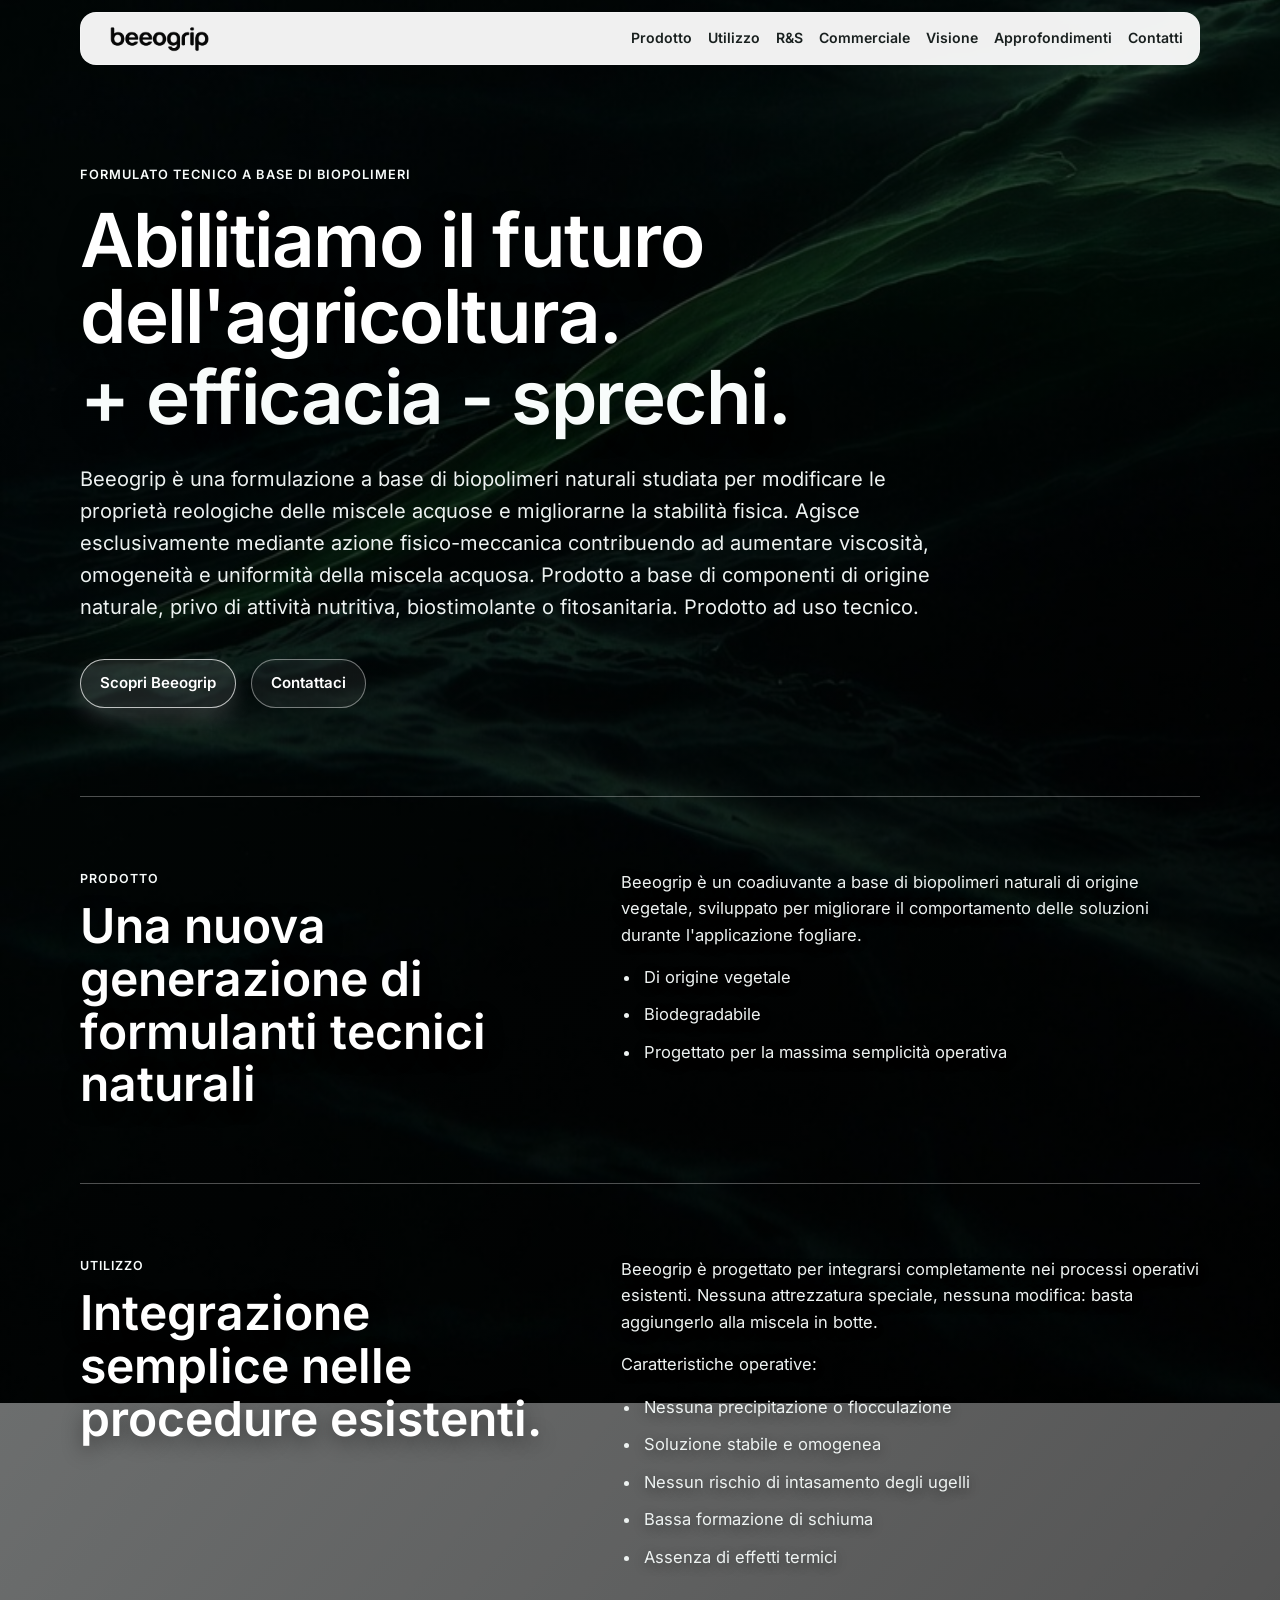
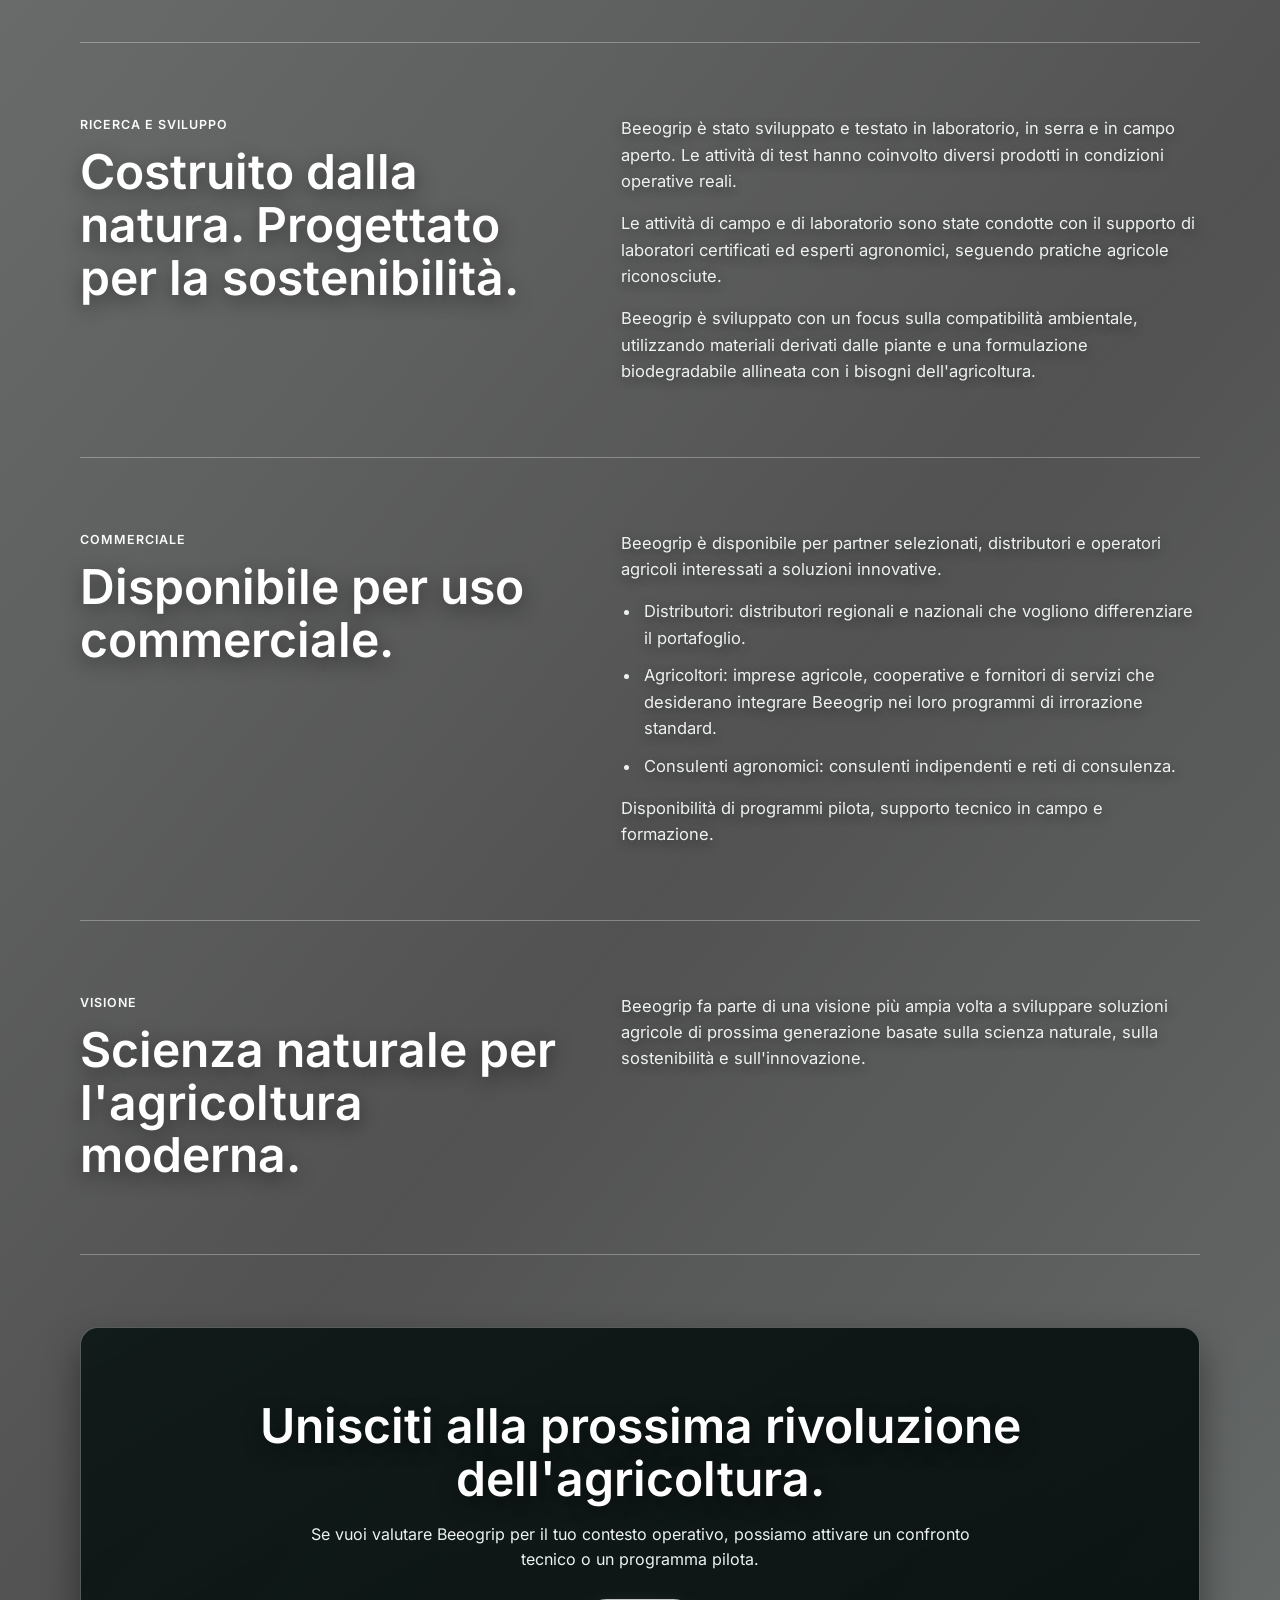
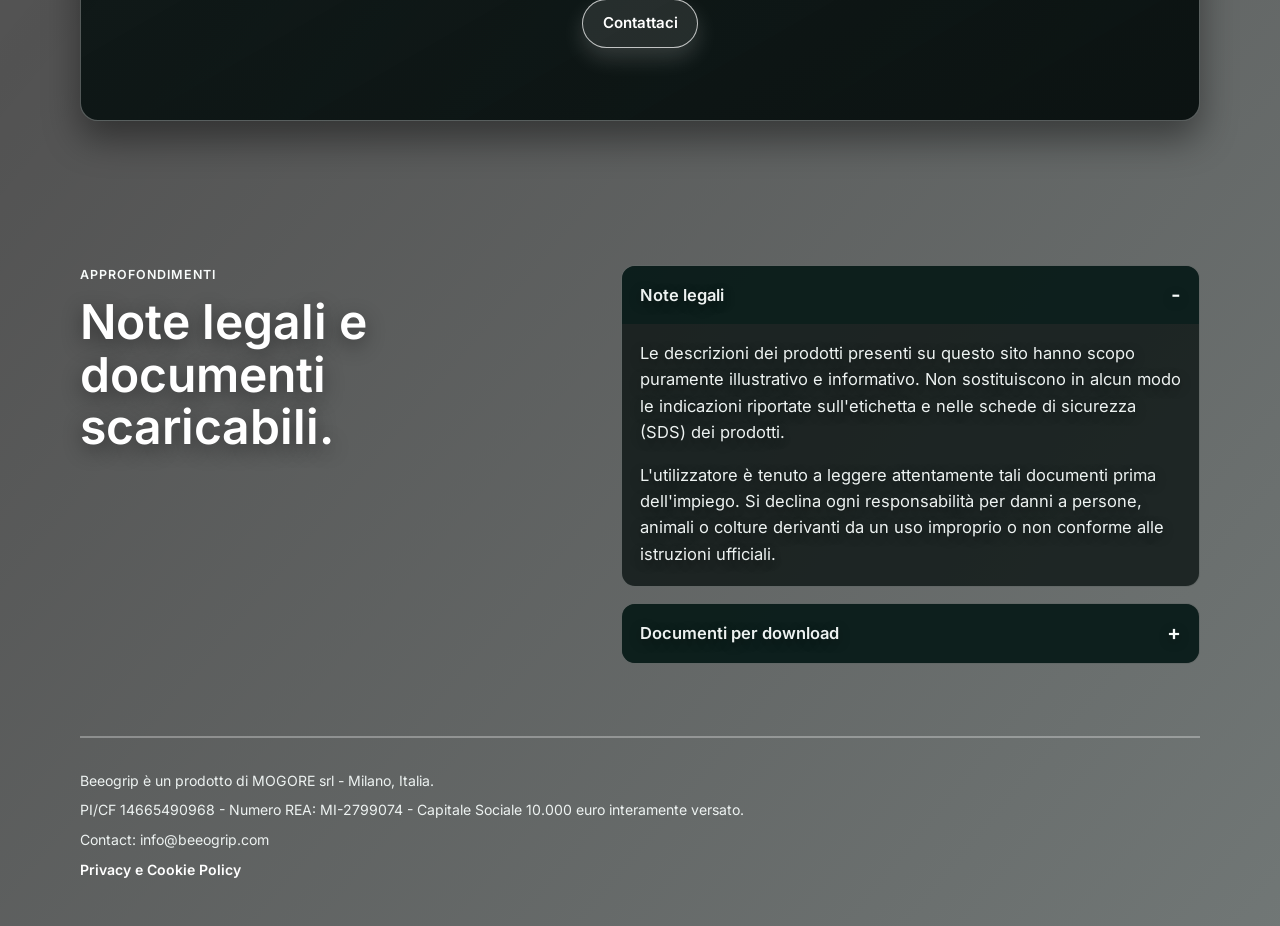
<file: index.html>
<!DOCTYPE html>
<html lang="it">
<head>
    <meta charset="UTF-8">
    <meta name="viewport" content="width=device-width, initial-scale=1.0">
    <title>Beeogrip | Coadiuvante Agricolo Biodegradabile</title>
    <meta
        name="description"
        content="Beeogrip è un coadiuvante agricolo di origine vegetale progettato per migliorare adesione, distribuzione e permanenza delle soluzioni sulla superficie fogliare."
    >
    <link rel="canonical" href="https://beeogrip.com/">
    <link rel="icon" type="image/png" sizes="225x225" href="assets/images/logo-for-icon-square.png">
    <link rel="shortcut icon" type="image/png" href="assets/images/logo-for-icon-square.png">
    <link rel="apple-touch-icon" href="assets/images/logo-for-icon-square.png">
    <link rel="stylesheet" href="assets/css/styles.css">
</head>
<body>
    <header class="site-header" id="site-header">
        <a class="brand" href="#top" aria-label="Torna in alto">
            <img class="brand-logo" src="assets/images/logo-v1.png" alt="Beeogrip">
        </a>

        <button
            class="menu-toggle"
            id="menu-toggle"
            type="button"
            aria-expanded="false"
            aria-controls="site-nav"
            aria-label="Apri o chiudi il menu"
        >
            Menu
        </button>

        <nav class="site-nav" id="site-nav" aria-label="Navigazione principale">
            <a href="#prodotto">Prodotto</a>
            <a href="#utilizzo">Utilizzo</a>
            <a href="#ricerca-sviluppo">R&amp;S</a>
            <a href="#commerciale">Commerciale</a>
            <a href="#visione">Visione</a>
            <a href="#approfondimenti">Approfondimenti</a>
            <a href="#contatti">Contatti</a>
        </nav>
    </header>

    <main id="top">
        <section class="hero section">
            <p class="kicker">Formulato tecnico a base di biopolimeri</p>
            <h1>
                Abilitiamo il futuro dell'agricoltura.
                <span>+ efficacia - sprechi.</span>
            </h1>
            <p class="lead">
                Beeogrip è una formulazione a base di biopolimeri naturali studiata per modificare le proprietà
                reologiche delle miscele acquose e migliorarne la stabilità fisica. Agisce esclusivamente mediante
                azione fisico-meccanica contribuendo ad aumentare viscosità, omogeneità e uniformità della miscela
                acquosa. Prodotto a base di componenti di origine naturale, privo di attività nutritiva,
                biostimolante o fitosanitaria. Prodotto ad uso tecnico.
            </p>
            <div class="actions">
                <a class="btn btn-primary" href="#prodotto">Scopri Beeogrip</a>
                <a class="btn btn-outline" href="#contatti">Contattaci</a>
            </div>
        </section>

        <section class="section split-section" id="prodotto">
            <div class="section-title">
                <p class="eyebrow">Prodotto</p>
                <h2>Una nuova generazione di formulanti tecnici naturali</h2>
            </div>
            <div class="section-body">
                <p>
                    Beeogrip è un coadiuvante a base di biopolimeri naturali di origine vegetale, sviluppato
                    per migliorare il comportamento delle soluzioni durante l'applicazione fogliare.
                </p>
                <ul class="bullet-list">
                    <li>Di origine vegetale</li>
                    <li>Biodegradabile</li>
                    <li>Progettato per la massima semplicità operativa</li>
                </ul>
            </div>
        </section>

        <section class="section split-section" id="utilizzo">
            <div class="section-title">
                <p class="eyebrow">Utilizzo</p>
                <h2>Integrazione semplice nelle procedure esistenti.</h2>
            </div>
            <div class="section-body">
                <p>
                    Beeogrip è progettato per integrarsi completamente nei processi operativi esistenti.
                    Nessuna attrezzatura speciale, nessuna modifica: basta aggiungerlo alla miscela in botte.
                </p>
                <p>Caratteristiche operative:</p>
                <ul class="bullet-list">
                    <li>Nessuna precipitazione o flocculazione</li>
                    <li>Soluzione stabile e omogenea</li>
                    <li>Nessun rischio di intasamento degli ugelli</li>
                    <li>Bassa formazione di schiuma</li>
                    <li>Assenza di effetti termici</li>
                </ul>
            </div>
        </section>

        <section class="section split-section" id="ricerca-sviluppo">
            <div class="section-title">
                <p class="eyebrow">Ricerca e Sviluppo</p>
                <h2>Costruito dalla natura. Progettato per la sostenibilità.</h2>
            </div>
            <div class="section-body">
                <p>
                    Beeogrip è stato sviluppato e testato in laboratorio, in serra e in campo aperto.
                    Le attività di test hanno coinvolto diversi prodotti in condizioni operative reali.
                </p>
                <p>
                    Le attività di campo e di laboratorio sono state condotte con il supporto di laboratori
                    certificati ed esperti agronomici, seguendo pratiche agricole riconosciute.
                </p>
                <p>
                    Beeogrip è sviluppato con un focus sulla compatibilità ambientale, utilizzando materiali
                    derivati dalle piante e una formulazione biodegradabile allineata con i bisogni
                    dell'agricoltura.
                </p>
            </div>
        </section>

        <section class="section split-section" id="commerciale">
            <div class="section-title">
                <p class="eyebrow">Commerciale</p>
                <h2>Disponibile per uso commerciale.</h2>
            </div>
            <div class="section-body">
                <p>
                    Beeogrip è disponibile per partner selezionati, distributori e operatori agricoli
                    interessati a soluzioni innovative.
                </p>
                <ul class="bullet-list">
                    <li>
                        Distributori: distributori regionali e nazionali che vogliono differenziare il portafoglio.
                    </li>
                    <li>
                        Agricoltori: imprese agricole, cooperative e fornitori di servizi che desiderano integrare
                        Beeogrip nei loro programmi di irrorazione standard.
                    </li>
                    <li>
                        Consulenti agronomici: consulenti indipendenti e reti di consulenza.
                    </li>
                </ul>
                <p>
                    Disponibilità di programmi pilota, supporto tecnico in campo e formazione.
                </p>
            </div>
        </section>

        <section class="section split-section" id="visione">
            <div class="section-title">
                <p class="eyebrow">Visione</p>
                <h2>Scienza naturale per l'agricoltura moderna.</h2>
            </div>
            <div class="section-body">
                <p>
                    Beeogrip fa parte di una visione più ampia volta a sviluppare soluzioni agricole di prossima
                    generazione basate sulla scienza naturale, sulla sostenibilità e sull'innovazione.
                </p>
            </div>
        </section>

        <section class="section cta-section" id="contatti">
            <h2>Unisciti alla prossima rivoluzione dell'agricoltura.</h2>
            <p>
                Se vuoi valutare Beeogrip per il tuo contesto operativo, possiamo attivare un confronto tecnico
                o un programma pilota.
            </p>
            <a class="btn btn-primary" href="mailto:info@beeogrip.com">Contattaci</a>
        </section>

        <section class="section split-section" id="approfondimenti">
            <div class="section-title">
                <p class="eyebrow">Approfondimenti</p>
                <h2>Note legali e documenti scaricabili.</h2>
            </div>
            <div class="section-body">
                <details class="accordion" open>
                    <summary>Note legali</summary>
                    <div class="accordion-content">
                        <p>
                            Le descrizioni dei prodotti presenti su questo sito hanno scopo puramente illustrativo e
                            informativo. Non sostituiscono in alcun modo le indicazioni riportate sull'etichetta e
                            nelle schede di sicurezza (SDS) dei prodotti.
                        </p>
                        <p>
                            L'utilizzatore è tenuto a leggere attentamente tali documenti prima dell'impiego. Si declina
                            ogni responsabilità per danni a persone, animali o colture derivanti da un uso improprio o
                            non conforme alle istruzioni ufficiali.
                        </p>
                    </div>
                </details>

                <details class="accordion">
                    <summary>Documenti per download</summary>
                    <div class="accordion-content">
                        <ul class="download-list">
                            <li>
                                <a href="downloads/Scheda-Tecnica-Beeogrip.pdf" download>
                                    Scheda tecnica (download)
                                </a>
                            </li>
                            <li>
                                <a href="downloads/Scheda-di-Sicurezza-Beeogrip.pdf" download>
                                    Scheda di Sicurezza (download)
                                </a>
                            </li>
                        </ul>
                        <p>
                            Nota per l'utente: il download e la consultazione della Scheda di Sicurezza (SDS) sono
                            forniti per adempiere agli obblighi informativi vigenti. Le schede tecniche e di sicurezza
                            possono subire aggiornamenti periodici.
                        </p>
                        <p>
                            I documenti scaricabili dal sito (SDS, Schede Tecniche) sono conformi alle normative al
                            momento della loro pubblicazione. Mogore srl non garantisce l'assenza di errori materiali
                            nelle trascrizioni e invita l'utente a verificare sempre la corrispondenza con la
                            documentazione fisica fornita insieme al prodotto.
                        </p>
                    </div>
                </details>
            </div>
        </section>
    </main>

    <footer class="site-footer">
        <p>Beeogrip è un prodotto di MOGORE srl - Milano, Italia.</p>
        <p>PI/CF 14665490968 - Numero REA: MI-2799074 - Capitale Sociale 10.000 euro interamente versato.</p>
        <p>Contact: info@beeogrip.com</p>
        <p class="footer-links">
            <a href="privacy-cookie.html">Privacy e Cookie Policy</a>
        </p>
    </footer>

    <script src="assets/js/main.js"></script>
</body>
</html>
</file>
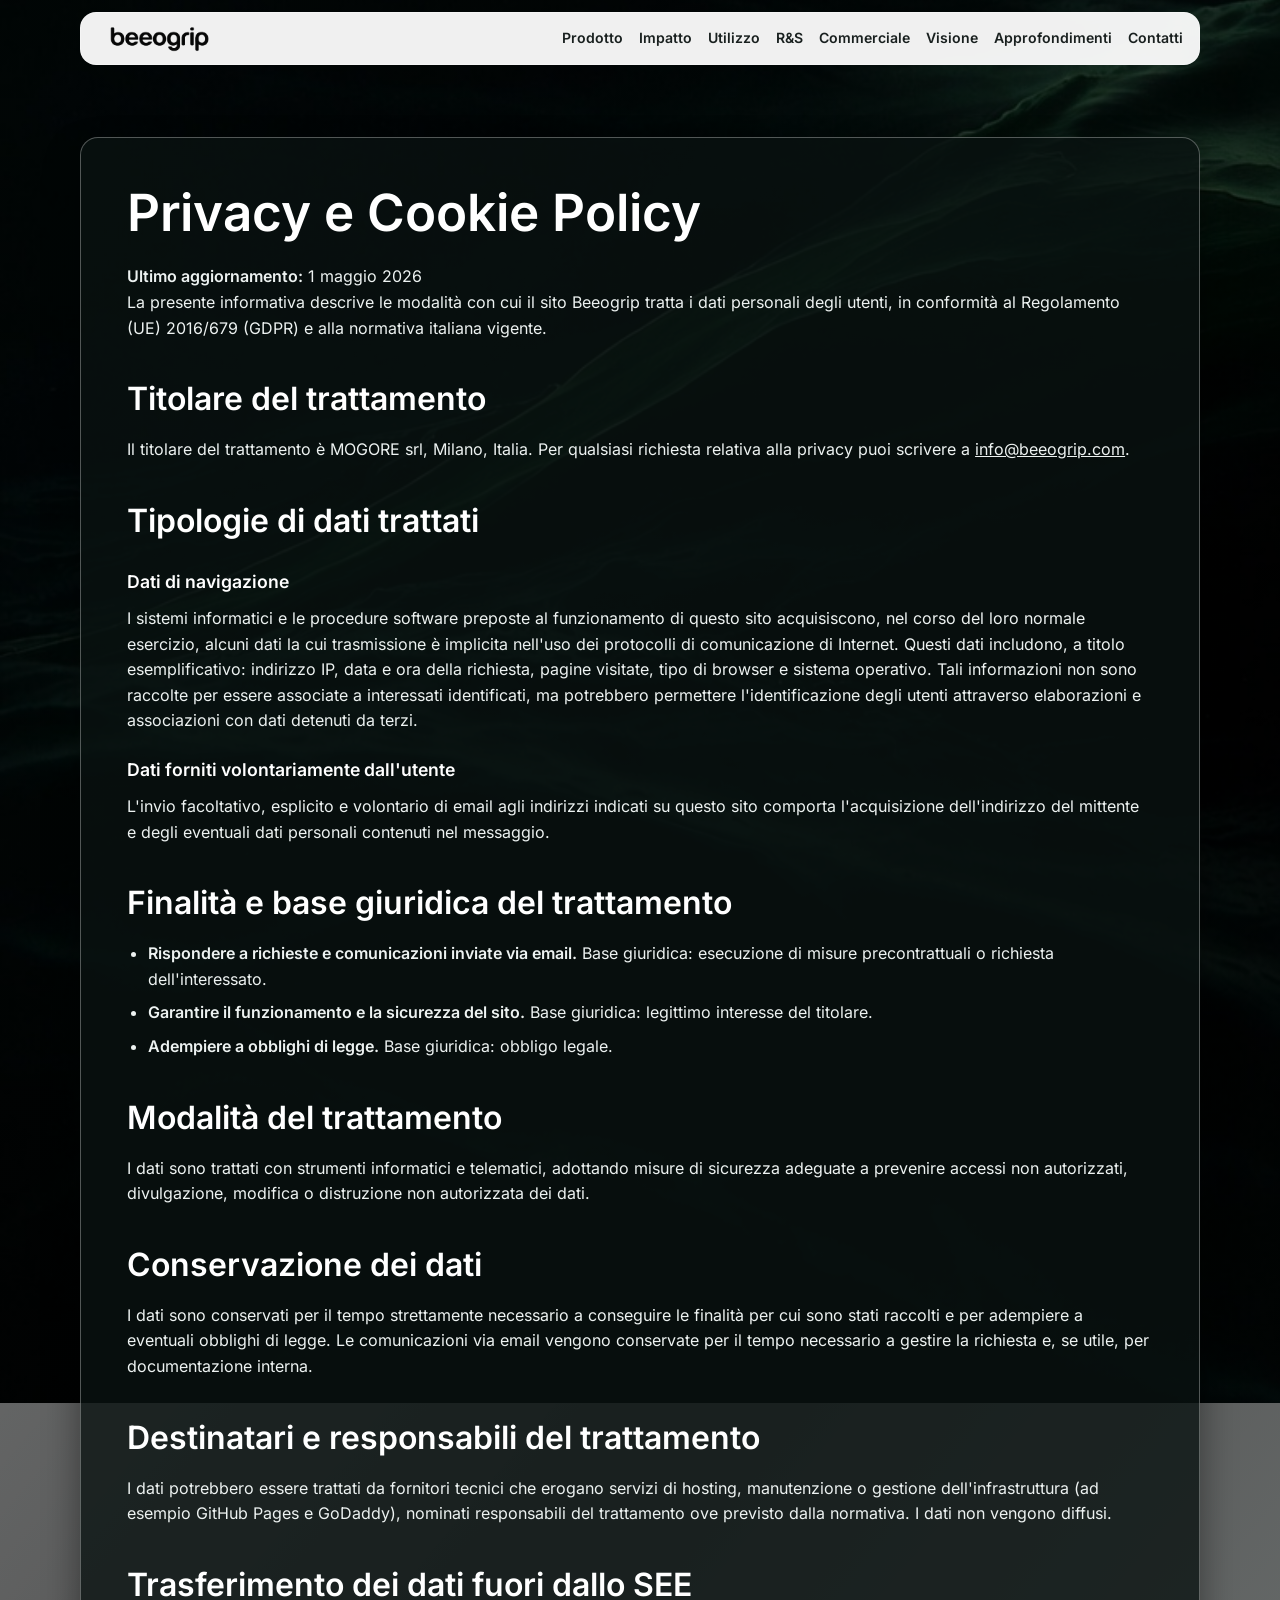
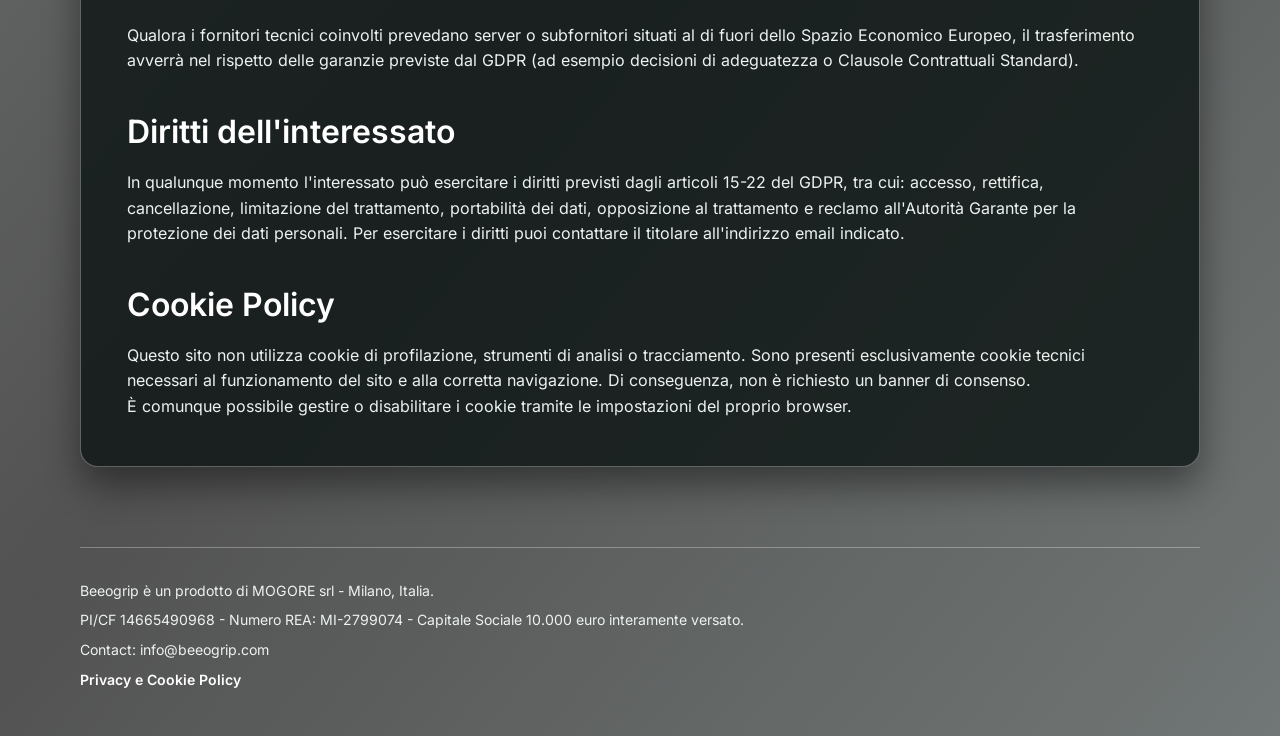
<file: privacy-cookie.html>
<!DOCTYPE html>
<html lang="it">
<head>
    <meta charset="UTF-8">
    <meta name="viewport" content="width=device-width, initial-scale=1.0">
    <title>Beeogrip | Privacy e Cookie Policy</title>
    <meta
        name="description"
        content="Privacy e Cookie Policy del sito Beeogrip."
    >
    <link rel="canonical" href="https://beeogrip.com/privacy-cookie.html">
    <link rel="icon" type="image/png" sizes="225x225" href="assets/images/logo-for-icon-square.png">
    <link rel="shortcut icon" type="image/png" href="assets/images/logo-for-icon-square.png">
    <link rel="apple-touch-icon" href="assets/images/logo-for-icon-square.png">
    <link rel="stylesheet" href="assets/css/styles.css">
</head>
<body>
    <header class="site-header" id="site-header">
        <a class="brand" href="index.html" aria-label="Torna alla home">
            <img class="brand-logo" src="assets/images/logo-v1.png" alt="Beeogrip">
        </a>

        <button
            class="menu-toggle"
            id="menu-toggle"
            type="button"
            aria-expanded="false"
            aria-controls="site-nav"
            aria-label="Apri o chiudi il menu"
        >
            Menu
        </button>

        <nav class="site-nav" id="site-nav" aria-label="Navigazione principale">
            <a href="index.html#prodotto">Prodotto</a>
            <a href="index.html#impatto">Impatto</a>
            <a href="index.html#utilizzo">Utilizzo</a>
            <a href="index.html#ricerca-sviluppo">R&amp;S</a>
            <a href="index.html#commerciale">Commerciale</a>
            <a href="index.html#visione">Visione</a>
            <a href="index.html#approfondimenti">Approfondimenti</a>
            <a href="index.html#contatti">Contatti</a>
        </nav>
    </header>

    <main class="legal-page">
        <section class="legal-content">
            <h1>Privacy e Cookie Policy</h1>
            <p><strong>Ultimo aggiornamento:</strong> 1 maggio 2026</p>
            <p>
                La presente informativa descrive le modalità con cui il sito Beeogrip tratta i dati personali
                degli utenti, in conformità al Regolamento (UE) 2016/679 (GDPR) e alla normativa italiana vigente.
            </p>

            <h2>Titolare del trattamento</h2>
            <p>
                Il titolare del trattamento è MOGORE srl, Milano, Italia. Per qualsiasi richiesta relativa alla
                privacy puoi scrivere a <a href="mailto:info@beeogrip.com">info@beeogrip.com</a>.
            </p>

            <h2>Tipologie di dati trattati</h2>
            <h3>Dati di navigazione</h3>
            <p>
                I sistemi informatici e le procedure software preposte al funzionamento di questo sito acquisiscono,
                nel corso del loro normale esercizio, alcuni dati la cui trasmissione è implicita nell'uso dei
                protocolli di comunicazione di Internet. Questi dati includono, a titolo esemplificativo: indirizzo IP,
                data e ora della richiesta, pagine visitate, tipo di browser e sistema operativo. Tali informazioni non
                sono raccolte per essere associate a interessati identificati, ma potrebbero permettere l'identificazione
                degli utenti attraverso elaborazioni e associazioni con dati detenuti da terzi.
            </p>

            <h3>Dati forniti volontariamente dall'utente</h3>
            <p>
                L'invio facoltativo, esplicito e volontario di email agli indirizzi indicati su questo sito comporta
                l'acquisizione dell'indirizzo del mittente e degli eventuali dati personali contenuti nel messaggio.
            </p>

            <h2>Finalità e base giuridica del trattamento</h2>
            <ul class="legal-list">
                <li>
                    <strong>Rispondere a richieste e comunicazioni inviate via email.</strong>
                    Base giuridica: esecuzione di misure precontrattuali o richiesta dell'interessato.
                </li>
                <li>
                    <strong>Garantire il funzionamento e la sicurezza del sito.</strong>
                    Base giuridica: legittimo interesse del titolare.
                </li>
                <li>
                    <strong>Adempiere a obblighi di legge.</strong>
                    Base giuridica: obbligo legale.
                </li>
            </ul>

            <h2>Modalità del trattamento</h2>
            <p>
                I dati sono trattati con strumenti informatici e telematici, adottando misure di sicurezza adeguate a
                prevenire accessi non autorizzati, divulgazione, modifica o distruzione non autorizzata dei dati.
            </p>

            <h2>Conservazione dei dati</h2>
            <p>
                I dati sono conservati per il tempo strettamente necessario a conseguire le finalità per cui sono stati
                raccolti e per adempiere a eventuali obblighi di legge. Le comunicazioni via email vengono conservate
                per il tempo necessario a gestire la richiesta e, se utile, per documentazione interna.
            </p>

            <h2>Destinatari e responsabili del trattamento</h2>
            <p>
                I dati potrebbero essere trattati da fornitori tecnici che erogano servizi di hosting, manutenzione o
                gestione dell'infrastruttura (ad esempio GitHub Pages e GoDaddy), nominati responsabili del trattamento
                ove previsto dalla normativa. I dati non vengono diffusi.
            </p>

            <h2>Trasferimento dei dati fuori dallo SEE</h2>
            <p>
                Qualora i fornitori tecnici coinvolti prevedano server o subfornitori situati al di fuori dello Spazio
                Economico Europeo, il trasferimento avverrà nel rispetto delle garanzie previste dal GDPR (ad esempio
                decisioni di adeguatezza o Clausole Contrattuali Standard).
            </p>

            <h2>Diritti dell'interessato</h2>
            <p>
                In qualunque momento l'interessato può esercitare i diritti previsti dagli articoli 15-22 del GDPR,
                tra cui: accesso, rettifica, cancellazione, limitazione del trattamento, portabilità dei dati,
                opposizione al trattamento e reclamo all'Autorità Garante per la protezione dei dati personali.
                Per esercitare i diritti puoi contattare il titolare all'indirizzo email indicato.
            </p>

            <h2>Cookie Policy</h2>
            <p>
                Questo sito non utilizza cookie di profilazione, strumenti di analisi o tracciamento. Sono presenti
                esclusivamente cookie tecnici necessari al funzionamento del sito e alla corretta navigazione.
                Di conseguenza, non è richiesto un banner di consenso.
            </p>
            <p>
                È comunque possibile gestire o disabilitare i cookie tramite le impostazioni del proprio browser.
            </p>
        </section>
    </main>

    <footer class="site-footer">
        <p>Beeogrip è un prodotto di MOGORE srl - Milano, Italia.</p>
        <p>PI/CF 14665490968 - Numero REA: MI-2799074 - Capitale Sociale 10.000 euro interamente versato.</p>
        <p>Contact: info@beeogrip.com</p>
        <p class="footer-links">
            <a href="privacy-cookie.html">Privacy e Cookie Policy</a>
        </p>
    </footer>

    <script src="assets/js/main.js"></script>
</body>
</html>
</file>
<file: assets/css/styles.css>
@font-face {
    font-family: "Inter";
    src: url("../fonts/Inter-300.woff2") format("woff2"),
        url("../fonts/Inter-300.ttf") format("truetype");
    font-weight: 300;
    font-style: normal;
    font-display: swap;
}

@font-face {
    font-family: "Inter";
    src: url("../fonts/Inter-400.woff2") format("woff2"),
        url("../fonts/Inter-400.ttf") format("truetype");
    font-weight: 400;
    font-style: normal;
    font-display: swap;
}

@font-face {
    font-family: "Inter";
    src: url("../fonts/Inter-500.woff2") format("woff2"),
        url("../fonts/Inter-500.ttf") format("truetype");
    font-weight: 500;
    font-style: normal;
    font-display: swap;
}

@font-face {
    font-family: "Inter";
    src: url("../fonts/Inter-600.woff2") format("woff2"),
        url("../fonts/Inter-600.ttf") format("truetype");
    font-weight: 600;
    font-style: normal;
    font-display: swap;
}

:root {
    --bg: #010707;
    --bg-soft: #021212;
    --paper: rgba(10, 18, 17, 0.78);
    --ink: #ffffff;
    --ink-soft: #edf2f1;
    --line: rgba(255, 255, 255, 0.3);
    --accent: #ffffff;
    --accent-dark: #f8fcfb;
    --radius: 18px;
    --shadow: 0 18px 36px rgba(0, 0, 0, 0.42);
}

* {
    box-sizing: border-box;
    margin: 0;
    padding: 0;
}

html {
    scroll-behavior: smooth;
}

body {
    min-height: 100vh;
    font-family: "Inter", -apple-system, BlinkMacSystemFont, "Segoe UI", Roboto, Helvetica, Arial, sans-serif;
    line-height: 1.6;
    color: var(--ink);
    background-color: #010707;
    background:
    linear-gradient(130deg, rgba(0, 8, 8, 0.5) 0%, rgba(0, 0, 0, 0.68) 58%, rgba(1, 12, 10, 0.56) 100%),
    url("../images/sfondo.jpg") center center / cover no-repeat fixed;
}

a {
    color: inherit;
}

main,
.site-footer {
    width: min(1120px, 92vw);
    margin: 0 auto;
}

.site-header {
    width: min(1120px, 92vw);
    margin: 0.72rem auto 0;
    display: flex;
    align-items: center;
    justify-content: space-between;
    gap: 0.9rem;
    padding: 0.42rem 1rem;
    border: 1px solid var(--line);
    border-radius: 16px;
    position: sticky;
    top: 0.6rem;
    z-index: 40;
    backdrop-filter: blur(8px);
    background: rgba(255, 255, 255, 0.94);
    transition: transform 0.3s ease, box-shadow 0.3s ease;
}

.site-header.is-hidden {
    transform: translateY(-130%);
}

.site-header.is-scrolled {
    box-shadow: var(--shadow);
}

.brand {
    display: inline-flex;
    align-items: center;
    line-height: 0;
    text-decoration: none;
}

.brand-logo {
    height: clamp(30px, 3.1vw, 38px);
    width: auto;
    display: block;
}

.menu-toggle {
    border: 1px solid rgba(18, 30, 27, 0.2);
    background: rgba(255, 255, 255, 0.98);
    color: #131818;
    padding: 0.35rem 0.7rem;
    border-radius: 10px;
    font: inherit;
    font-size: 0.92rem;
    line-height: 1.1;
    display: none;
}

.site-nav {
    display: flex;
    flex-wrap: wrap;
    gap: 1rem;
}

.site-nav a {
    text-decoration: none;
    font-size: 0.88rem;
    color: #19201f;
    font-weight: 600;
    line-height: 1.15;
    transition: color 0.2s ease;
}

.site-nav a:hover,
.site-nav a:focus-visible {
    color: #000000;
}

.section {
    padding: 4.5rem 0;
    border-bottom: 1px solid var(--line);
}

.hero {
    padding-top: 6rem;
    padding-bottom: 5.5rem;
    border-bottom: 1px solid var(--line);
}

.kicker {
    display: inline-block;
    margin-bottom: 1.1rem;
    font-size: 0.8rem;
    font-weight: 600;
    letter-spacing: 0.08em;
    text-transform: uppercase;
    color: var(--accent-dark);
}

.hero h1 {
    max-width: 980px;
    font-family: "Inter", -apple-system, BlinkMacSystemFont, "Segoe UI", Roboto, Helvetica, Arial, sans-serif;
    font-weight: 800;
    font-size: clamp(2rem, 6.2vw, 4.65rem);
    line-height: 1.02;
    letter-spacing: -0.02em;
    margin-bottom: 1.7rem;
    text-shadow: 0 8px 24px rgba(0, 0, 0, 0.55);
}

.hero h1 span {
    display: block;
    margin-top: 0.35rem;
    color: var(--accent-dark);
}

.lead {
    max-width: 860px;
    font-size: clamp(1rem, 1.7vw, 1.25rem);
    color: var(--ink-soft);
}

.actions {
    margin-top: 2.2rem;
    display: flex;
    flex-wrap: wrap;
    gap: 0.9rem;
}

.btn {
    display: inline-flex;
    align-items: center;
    justify-content: center;
    padding: 0.72rem 1.2rem;
    border-radius: 999px;
    text-decoration: none;
    font-size: 0.94rem;
    font-weight: 600;
    border: 1px solid transparent;
    transition: transform 0.2s ease, box-shadow 0.2s ease;
}

.btn:hover,
.btn:focus-visible {
    transform: translateY(-1px);
}

.btn-primary {
    background: rgba(255, 255, 255, 0.1);
    border-color: rgba(255, 255, 255, 0.72);
    color: #ffffff;
    box-shadow: 0 10px 22px rgba(255, 255, 255, 0.16);
}

.btn-primary:hover,
.btn-primary:focus-visible {
    box-shadow: 0 14px 26px rgba(255, 255, 255, 0.22);
}

.btn-outline {
    background: rgba(255, 255, 255, 0.06);
    border-color: rgba(255, 255, 255, 0.42);
    color: var(--ink);
}

.split-section {
    display: grid;
    grid-template-columns: minmax(260px, 1fr) minmax(320px, 1.15fr);
    gap: 2.4rem;
    align-items: start;
}

.eyebrow {
    text-transform: uppercase;
    letter-spacing: 0.08em;
    font-size: 0.78rem;
    color: var(--accent-dark);
    margin-bottom: 0.7rem;
    font-weight: 600;
}

.section-title h2 {
    font-family: "Inter", -apple-system, BlinkMacSystemFont, "Segoe UI", Roboto, Helvetica, Arial, sans-serif;
    font-weight: 700;
    font-size: clamp(1.8rem, 4vw, 3rem);
    line-height: 1.1;
    text-shadow: 0 6px 20px rgba(0, 0, 0, 0.45);
}

.section-body {
    color: var(--ink-soft);
    font-size: 1.03rem;
    text-shadow: 0 3px 12px rgba(0, 0, 0, 0.42);
}

.section-body p + p,
.section-body p + ul,
.section-body ul + p {
    margin-top: 1rem;
}

.bullet-list,
.download-list {
    padding-left: 1.2rem;
    display: grid;
    gap: 0.7rem;
}

.bullet-list li,
.download-list li {
    padding-left: 0.2rem;
}

.cta-section {
    text-align: center;
    border: 1px solid var(--line);
    border-radius: var(--radius);
    background: linear-gradient(150deg, rgba(7, 18, 17, 0.86), rgba(2, 10, 9, 0.9));
    box-shadow: var(--shadow);
    margin: 4.5rem 0;
}

.cta-section h2 {
    font-family: "Inter", -apple-system, BlinkMacSystemFont, "Segoe UI", Roboto, Helvetica, Arial, sans-serif;
    font-weight: 700;
    font-size: clamp(1.9rem, 4vw, 3rem);
    line-height: 1.1;
    margin-bottom: 1rem;
    text-shadow: 0 6px 20px rgba(0, 0, 0, 0.45);
}

.cta-section p {
    max-width: 700px;
    margin: 0 auto 1.6rem;
    color: var(--ink-soft);
}

.accordion {
    border: 1px solid var(--line);
    border-radius: 14px;
    background: var(--paper);
    overflow: clip;
}

.accordion + .accordion {
    margin-top: 1rem;
}

.accordion summary {
    list-style: none;
    cursor: pointer;
    font-weight: 600;
    padding: 1rem 1.1rem;
    background: rgba(8, 30, 27, 0.76);
    position: relative;
}

.accordion summary::marker,
.accordion summary::-webkit-details-marker {
    display: none;
}

.accordion summary::after {
    content: "+";
    position: absolute;
    right: 1.1rem;
    top: 50%;
    transform: translateY(-50%);
    font-size: 1.3rem;
    line-height: 1;
    color: var(--accent-dark);
}

.accordion[open] summary::after {
    content: "-";
}

.accordion-content {
    padding: 1rem 1.1rem 1.2rem;
    color: var(--ink-soft);
}

.download-list a {
    color: var(--ink);
    font-weight: 600;
}

.download-list a:hover,
.download-list a:focus-visible {
    text-decoration: underline;
}

.site-footer {
    border-top: 1px solid var(--line);
    padding: 2rem 0 2.8rem;
    color: var(--ink-soft);
    font-size: 0.88rem;
}

.footer-links {
    margin-top: 0.6rem;
    display: flex;
    flex-wrap: wrap;
    gap: 0.6rem 1.2rem;
}

.footer-links a {
    color: var(--ink);
    text-decoration: none;
    font-weight: 600;
}

.footer-links a:hover,
.footer-links a:focus-visible {
    text-decoration: underline;
}

.legal-page {
    padding: 4.5rem 0 5rem;
}

.legal-content {
    background: var(--paper);
    border: 1px solid var(--line);
    border-radius: var(--radius);
    padding: clamp(1.6rem, 3.6vw, 3rem);
    box-shadow: var(--shadow);
}

.legal-content h1 {
    font-size: clamp(2rem, 4.6vw, 3.2rem);
    line-height: 1.1;
    margin-bottom: 1.5rem;
}

.legal-content h2 {
    font-size: clamp(1.4rem, 3.2vw, 2rem);
    margin-top: 2rem;
    margin-bottom: 0.8rem;
}

.legal-content h3 {
    font-size: 1.1rem;
    margin-top: 1.4rem;
    margin-bottom: 0.6rem;
}

.legal-content p,
.legal-content li {
    color: var(--ink-soft);
}

.legal-list {
    padding-left: 1.3rem;
    margin-top: 0.6rem;
    display: grid;
    gap: 0.5rem;
}

.site-footer p + p {
    margin-top: 0.45rem;
}

@media (max-width: 900px) {
    body {
        background-attachment: scroll;
    }

    .site-header {
        align-items: center;
        padding: 0.4rem 0.72rem;
    }

    .menu-toggle {
        display: inline-flex;
    }

    .site-nav {
        display: none;
        position: absolute;
        top: calc(100% + 0.45rem);
        left: 0;
        right: 0;
        border: 1px solid var(--line);
        border-radius: 14px;
        background: rgba(255, 255, 255, 0.97);
        padding: 0.9rem;
        box-shadow: var(--shadow);
        flex-direction: column;
    }

    .site-nav.is-open {
        display: flex;
    }

    .split-section {
        grid-template-columns: 1fr;
        gap: 1.2rem;
    }

    .hero {
        padding-top: 5.1rem;
    }

    .section {
        padding: 3.4rem 0;
    }
}

@media (max-width: 600px) {
    main,
    .site-footer,
    .site-header {
        width: 94vw;
    }

    .hero h1 {
        font-size: clamp(1.8rem, 10.2vw, 3rem);
    }

    .btn {
        width: 100%;
    }

    .brand-logo {
        height: clamp(28px, 7.2vw, 34px);
        width: auto;
    }
}
</file>
